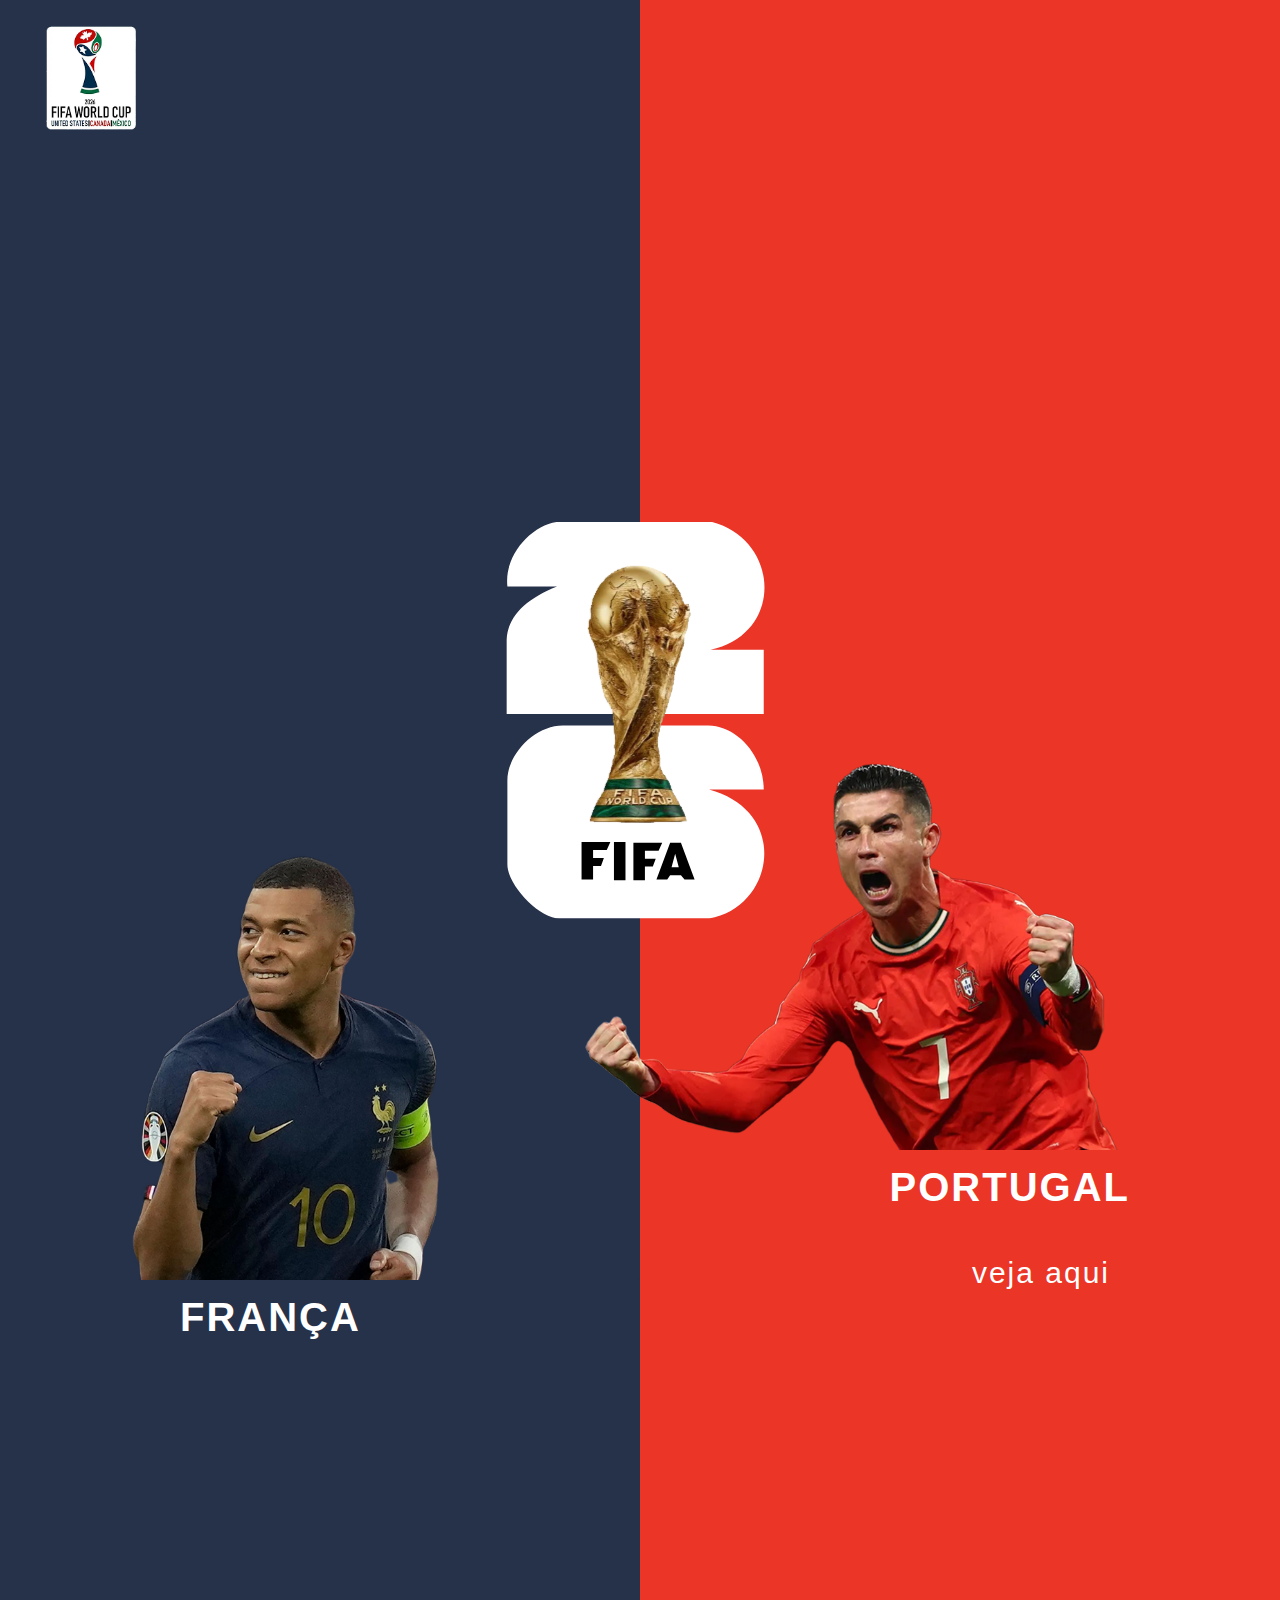
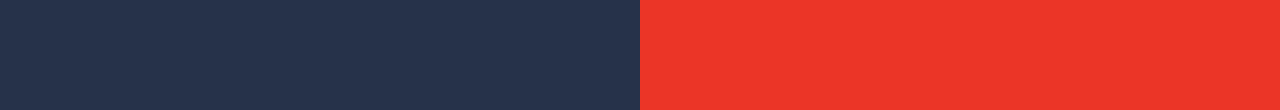
<file: index.html>
<!DOCTYPE html>
<html lang="pt-BR">
<head>
  <meta charset="UTF-8">
  <title>WORLDCUP</title>
  <link rel="stylesheet" href="style.css">
</head>
<body>

<header>
  <img src="img/logo/logo.png" class="logo" alt="Logo">
  <img src="img/logo/FIFA.svg" class="vector" alt="">
  <img src="img/players/cristiano-ronaldo.png" class="ronaldo" alt="Cristiano Ronaldo">
  <img src="img/players/mbappe.png" class="mbappe" alt="Mbappé">
</header>

  <section class="hero">
    <p class="franca">FRANÇA</p>
    <p class="portugal">PORTUGAL</p>
    <a href="portugal.html" class="meu-botao">veja aqui</a>
  </section>

</body>
</html>
</file>
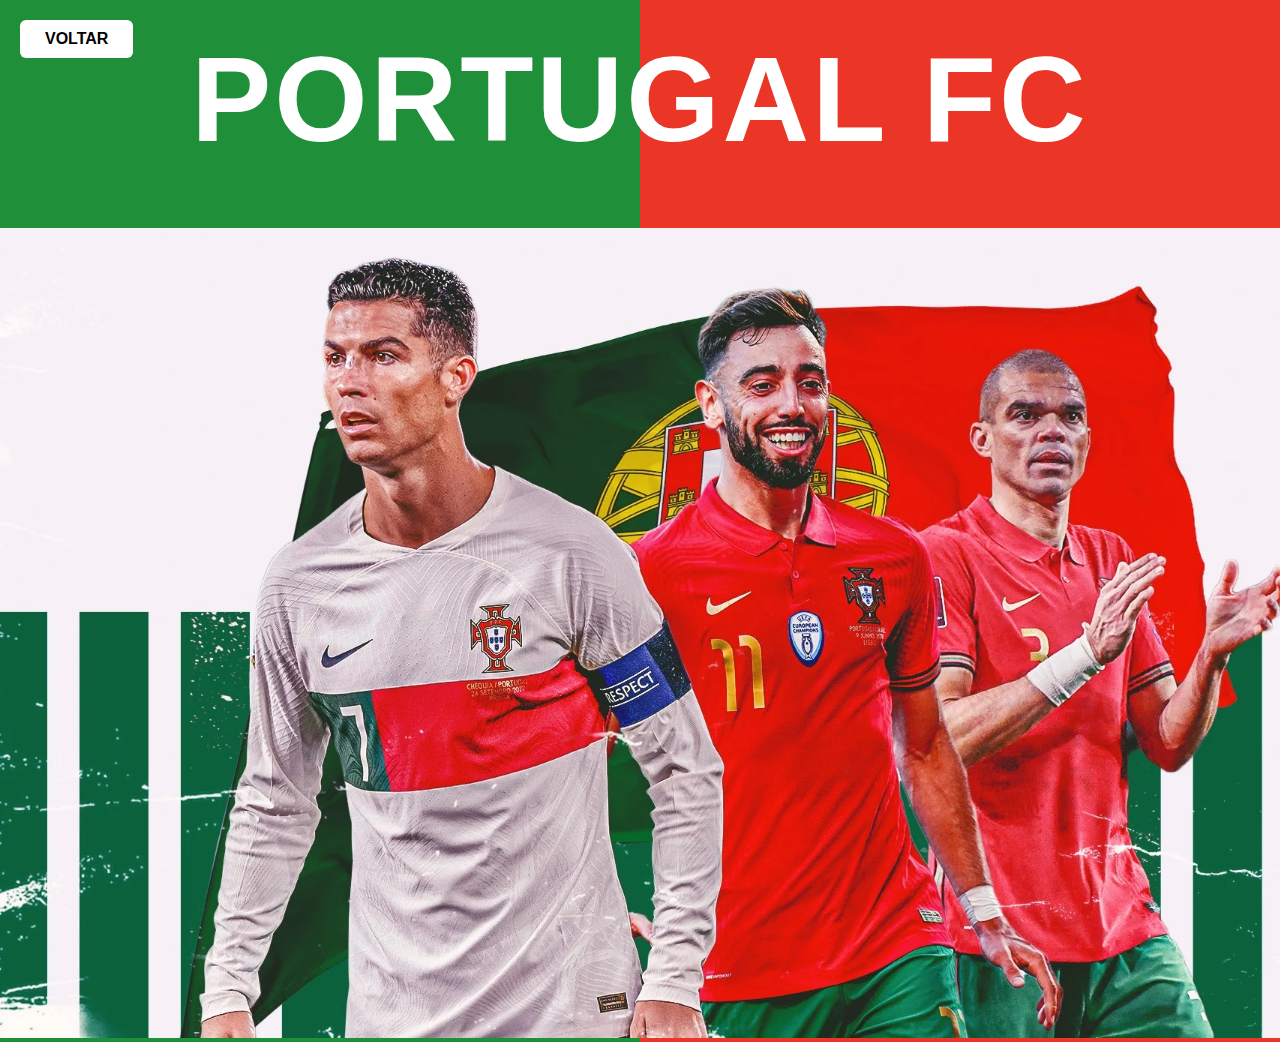
<file: portugal.html>
<!DOCTYPE html>
<html lang="pt-BR">
<head>
  <meta charset="UTF-8">
  <title>Portugal - World Cup 2026</title>
  <link rel="stylesheet" href="style.css">
</head>
<body class="portugal-page">

  <h2>PORTUGAL FC</h2>
  

  <a href="index.html" class="botao-voltar">VOLTAR</a>
 <header>
    <img src="img/players/Portugal.webp" class="selecao" alt="seleção">
</header>
</body>
</html>
</file>
<file: style.css>
body {
  margin: 0;
  font-family: Arial, sans-serif;
}

.logo {
  position: absolute;
  top: 20px;
  left: 30px;
  width: 120px;
}

.vector {
  position: absolute;
  left: 50%;
  top: 80%;
  transform: translate(-50%, -50%);
  width: 500px;
}

.ronaldo {
  position: absolute;
  right: 160px;     
  bottom: -250px;        
  width: 560px;         
}

.portugal {
  position: absolute;
  right: 150px;
  bottom: -350px;
  color: white;
  font-weight: bold;
  letter-spacing: 2px;
}

.mbappe {
  position: absolute;
  left: 80px;       
  bottom: -380px;   
  width: 560px;
}

.franca {
  position: absolute;
  left: 180px;
  bottom: -480px;
  color: white;
  font-weight: bold;
  letter-spacing: 2px;
}



.hero {
  height: 190vh;

  background: linear-gradient(
    to right,
    #26324A 50%,
    #EB3527 50%
  );

  color: white;

  display: flex;
  flex-direction: column;
  justify-content: center;
  align-items: center;

  text-align: center;
}

.hero h1 {
  font-size: 30px;
  margin-bottom: 10px;
}

.hero p {
  font-size: 40px;
  opacity: 1;
}

.hero button {
  margin-top: 20px;
  padding: 12px 30px;
  border: none;
  border-radius: 8px;
  font-size: 16px;
  cursor: pointer;
}

.vector { z-index: 20; }
.ronaldo { z-index: 15; }
.mbappe { z-index: 15; }
.logo { z-index: 10; }
.franca {z-index: 21;}

.meu-botao {
  position: absolute;
  font-size: 30px;
  color: white;
  right: 170px;
  bottom: -390px;
  letter-spacing: 2px;
}
.meu-botao:hover {
  transform: translateY(-6px);
  box-shadow: 0 15px 30px rgba(0, 0, 0, 0);
}
body {
  margin: 0;
  font-family: Arial, sans-serif;
  text-align: center;
  background: #111;
  color: white;
}

h2 {
  margin-top: 30px;
  font-size: 120px;
  letter-spacing: 3px;
}

.botao {
  display: inline-block;
  margin-top: 40px;
  padding: 15px 40px;
  background: #EB3527;
  color: white;
  text-decoration: none;
  font-size: 20px;
  border-radius: 8px;
  transition: 0.3s;
}

.botao:hover {
  background: #1f8f3a; 
}


.portugal-page {
  background: linear-gradient(
    to right,
    #1f8f3a 50%,
    #EB3527 50%
  );
}
.botao-voltar
.botao-voltar {
  transition: 0.3s ease;
}

.botao:hover,
.botao-voltar:hover {
  transform: translateY(-5px);
  box-shadow: 0 15px 30px rgba(0,0,0,0.4);
}
.botao-voltar {
  position: absolute;
  top: 20px;
  left: 20px;
  padding: 10px 25px;
  background: white;
  color: black;
  text-decoration: none;
  font-weight: bold;
  border-radius: 6px;
  transition: 0.3s;
}

.botao-voltar:hover {
  background: #ddd;
}

.selecao {
  width: 1440px;      /* tamanho */
  margin-top: -40px;  
}


a {
  text-decoration: none;
}
</file>
